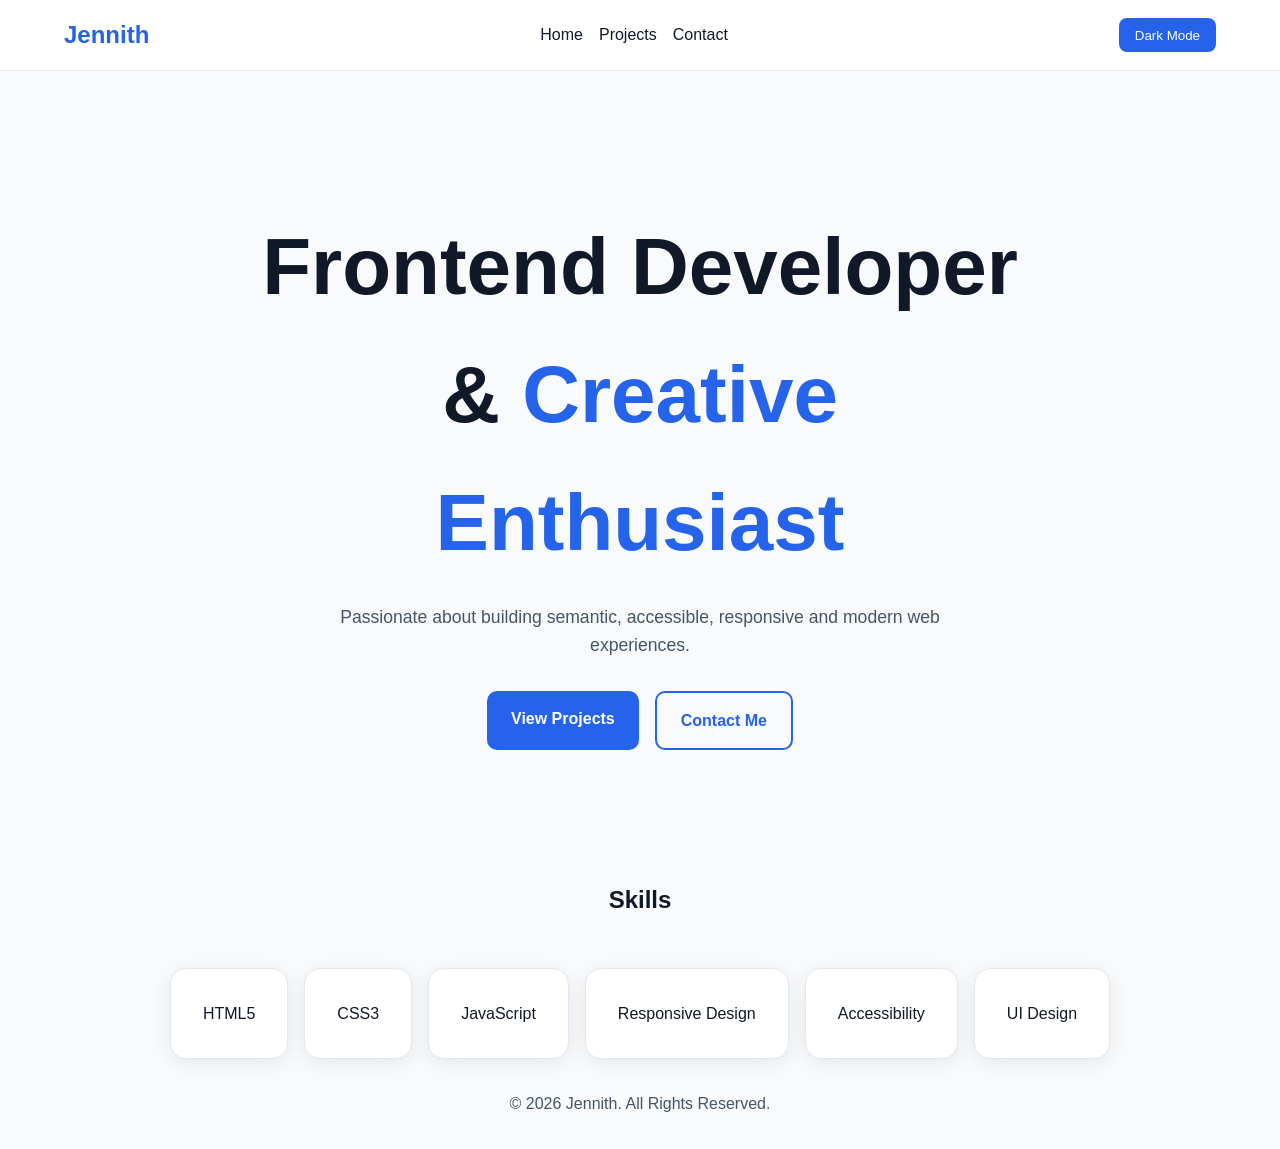
<file: advanced-css-portfolio/index.html>
<!DOCTYPE html>
<html lang="en">
<head>
  <meta charset="UTF-8">
  <meta name="viewport" content="width=device-width, initial-scale=1.0">

  <meta
    name="description"
    content="Jennith's personal portfolio website showcasing projects, skills, and accessibility-focused frontend development."
  >

  <meta
    name="keywords"
    content="portfolio, frontend developer, HTML5, accessibility, web developer"
  >

  <meta name="author" content="Jennith">

  <title>Jennith | Portfolio</title>

  <link rel="stylesheet" href="styles.css">
</head>

<body>

  <header>

    <div class="container navbar">

      <h1 class="logo">Jennith</h1>

      <nav aria-label="Main Navigation">

        <ul class="nav-links">

          <li>
            <a href="index.html">
              Home
            </a>
          </li>

          <li>
            <a href="projects.html">
              Projects
            </a>
          </li>

          <li>
            <a href="contact.html">
              Contact
            </a>
          </li>

        </ul>

      </nav>

      <button class="theme-toggle">
        Dark Mode
      </button>

    </div>

  </header>

  <main id="main-content">
    <section class="hero">
      <div class="container hero-content">
        <h2>
          Frontend Developer &
          <span>Creative Enthusiast</span>
        </h2>
        <p>
          Passionate about building semantic,
          accessible, responsive and modern
          web experiences.
        </p>
        <div class="hero-btns">
          <a href="projects.html" class="btn btn-primary">
            View Projects
          </a>
          <a href="contact.html" class="btn btn-secondary">
            Contact Me
          </a>
        </div>
      </div>
    </section>

    <section>
      <div class="container">

        <h2 class="section-title">
          Skills
        </h2>

        <div class="skills-grid">
          <div class="skill-card">HTML5</div>
          <div class="skill-card">CSS3</div>
          <div class="skill-card">JavaScript</div>
          <div class="skill-card">Responsive Design</div>
          <div class="skill-card">Accessibility</div>
          <div class="skill-card">UI Design</div>
        </div>
      </div>
    </section>
  </main>

  <footer>
    <div class="container">
      <p>© 2026 Jennith. All Rights Reserved.</p>
    </div>
  </footer>

  <script src="script.js"></script>

</body>
</html>
</file>
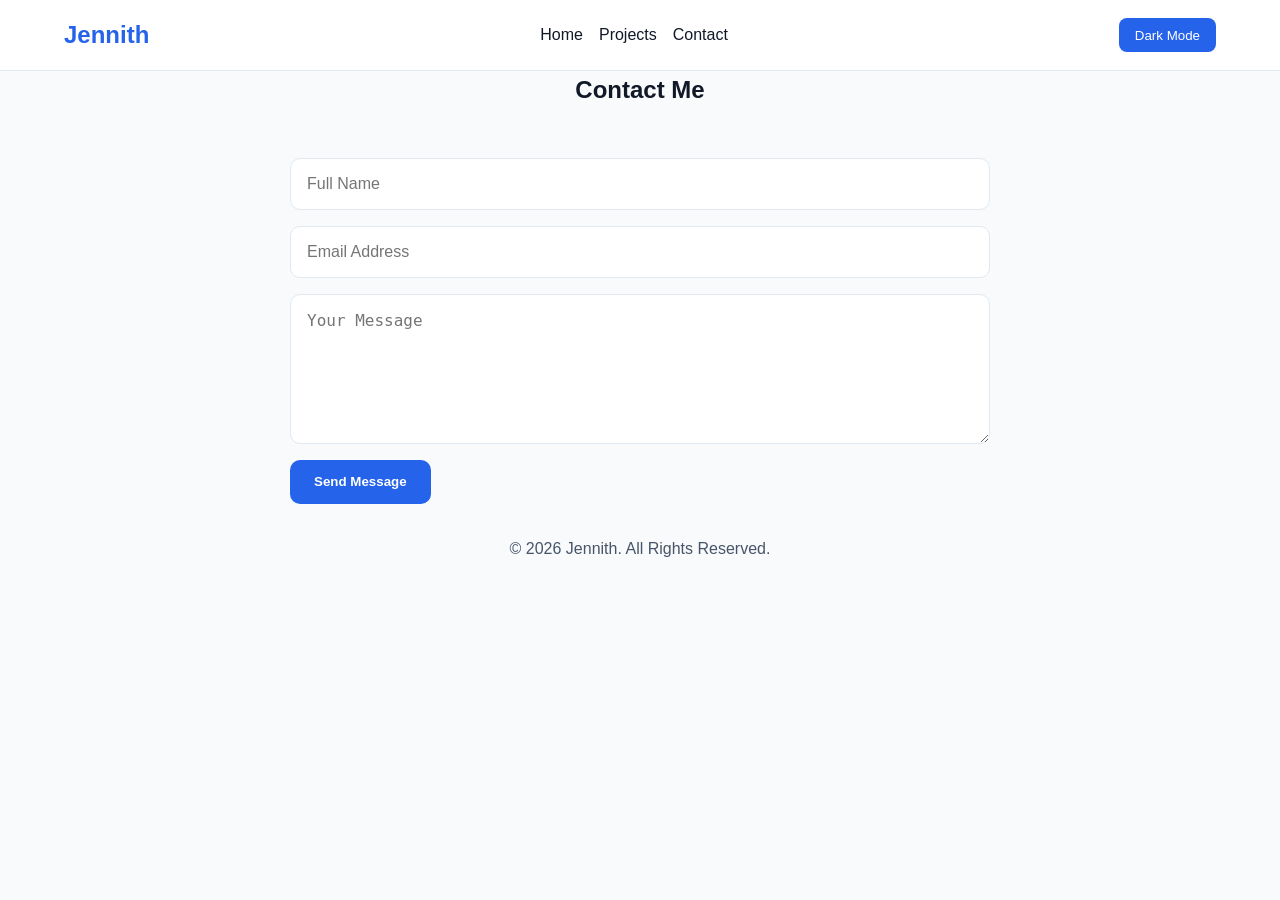
<file: advanced-css-portfolio/contact.html>
<!DOCTYPE html>
<html lang="en">
<head>
  <meta charset="UTF-8">
  <meta name="viewport" content="width=device-width, initial-scale=1.0">

  <meta
    name="description"
    content="Contact Jennith through the portfolio website."
  >

  <title>Contact | Jennith</title>

  <link rel="stylesheet" href="styles.css">
</head>

<body>

  <header>

    <div class="container navbar">

      <h1 class="logo">Jennith</h1>

      <nav aria-label="Main Navigation">

        <ul class="nav-links">

          <li>
            <a href="index.html">
              Home
            </a>
          </li>

          <li>
            <a href="projects.html">
              Projects
            </a>
          </li>

          <li>
            <a href="contact.html">
              Contact
            </a>
          </li>

        </ul>

      </nav>

      <button class="theme-toggle">
        Dark Mode
      </button>

    </div>

  </header>

  <main id="main-content">

    <section>
      <div class="container">

        <h2 class="section-title">
          Contact Me
        </h2>

        <form class="contact-form" aria-label="Contact Form">

          <input
            type="text"
            id="name"
            name="name"
            placeholder="Full Name"
            required
            autocomplete="name"
          >

          <input
            type="email"
            id="email"
            name="email"
            placeholder="Email Address"
            required
            autocomplete="email"
          >

          <textarea
            id="message"
            name="message"
            rows="6"
            placeholder="Your Message"
            required
          ></textarea>

          <button
            type="submit"
            class="btn btn-primary"
          >
            Send Message
          </button>

        </form>

      </div>
    </section>

  </main>

  <footer>
    <div class="container">
      <p>© 2026 Jennith. All Rights Reserved.</p>
    </div>
  </footer>

</body>
</html>
</file>
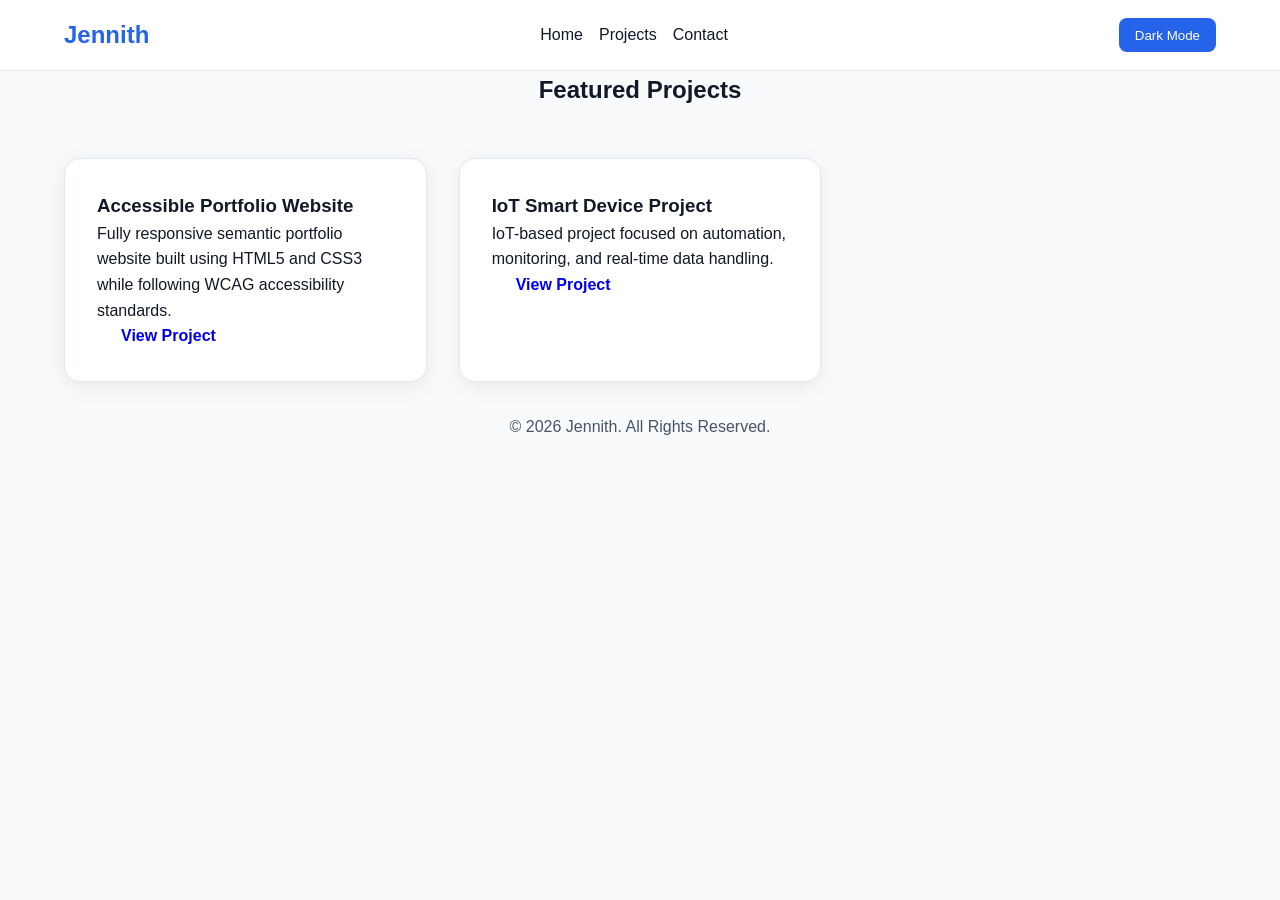
<file: advanced-css-portfolio/projects.html>
<!DOCTYPE html>
<html lang="en">
<head>
  <meta charset="UTF-8">
  <meta name="viewport" content="width=device-width, initial-scale=1.0">

  <meta
    name="description"
    content="Projects created by Jennith."
  >

  <title>Projects | Jennith</title>

  <link rel="stylesheet" href="styles.css">
</head>

<body>

  <header>

    <div class="container navbar">

      <h1 class="logo">Jennith</h1>

      <nav aria-label="Main Navigation">

        <ul class="nav-links">

          <li>
            <a href="index.html">
              Home
            </a>
          </li>

          <li>
            <a href="projects.html">
              Projects
            </a>
          </li>

          <li>
            <a href="contact.html">
              Contact
            </a>
          </li>

        </ul>

      </nav>

      <button class="theme-toggle">
        Dark Mode
      </button>

    </div>

  </header>

  <main id="main-content">

    <section>
      <div class="container">

        <h2 class="section-title">
          Featured Projects
        </h2>

        <div class="projects-grid">

          <article class="project-card">

            <h3>Accessible Portfolio Website</h3>

            <p>
              Fully responsive semantic portfolio website built using
              HTML5 and CSS3 while following WCAG accessibility standards.
            </p>

            <a
              href="https://github.com/jennithk/Portfolio"
              class="btn"
              target="_blank"
              rel="noopener noreferrer"
            >
              View Project
            </a>

          </article>

          <article class="project-card">

            <h3>IoT Smart Device Project</h3>

            <p>
              IoT-based project focused on automation, monitoring,
              and real-time data handling.
            </p>

            <a
              href="https://github.com/jennithk/jsmr_smartbin"
              class="btn"
              target="_blank"
              rel="noopener noreferrer"
            >
              View Project
            </a>

          </article>

        </div>

      </div>
    </section>

  </main>

  <footer>
    <div class="container">
      <p>© 2026 Jennith. All Rights Reserved.</p>
    </div>
  </footer>

</body>
</html>
</file>
<file: advanced-css-portfolio/styles.css>
* {
  margin: 0;
  padding: 0;
  box-sizing: border-box;
}

html {
  scroll-behavior: smooth;
}

:root {
  --bg: #f8fafc;
  --text: #111827;
  --card: #ffffff;
  --primary: #2563eb;
  --secondary: #475569;
  --border: #e2e8f0;
}

body.dark {
  --bg: #0f172a;
  --text: #f8fafc;
  --card: #1e293b;
  --primary: #60a5fa;
  --secondary: #cbd5e1;
  --border: #334155;
}

body {
  font-family: Arial, sans-serif;
  background: var(--bg);
  color: var(--text);
  line-height: 1.6;
  transition: 0.3s ease;
}

.container {
  width: 90%;
  max-width: 1200px;
  margin: auto;
}

header {
  position: sticky;
  top: 0;
  background: var(--card);
  border-bottom: 1px solid var(--border);
  z-index: 1000;
}

.navbar {
  display: flex;
  justify-content: space-between;
  align-items: center;
  padding: 1rem 0;
}

.logo {
  font-size: 1.5rem;
  font-weight: bold;
  color: var(--primary);
}

.nav-links {
  display: flex;
  gap: 1rem;
  list-style: none;
}

.nav-links a {
  text-decoration: none;
  color: var(--text);
  transition: all 0.3s ease;
}

.nav-links a:hover {
  color: var(--primary);
}

.active {
  color: var(--primary);
  font-weight: bold;
}

.theme-toggle {
  padding: 0.6rem 1rem;
  border: none;
  background: var(--primary);
  color: white;
  border-radius: 8px;
  cursor: pointer;
  transition: all 0.3s ease;
}

.theme-toggle:hover {
  transform: scale(1.05);
}

.hero {
  min-height: 90vh;
  display: grid;
  place-items: center;
  text-align: center;
}

.hero-content {
  max-width: 800px;
}

.hero h2 {
  font-size: clamp(2.5rem, 8vw, 5rem);
}

.hero span {
  color: var(--primary);
}

.hero p {
  max-width: 700px;
  margin: 1rem auto;
  color: var(--secondary);
  font-size: 1.1rem;
}

.hero-btns {
  margin-top: 2rem;
  display: flex;
  justify-content: center;
  gap: 1rem;
  flex-wrap: wrap;
}

.btn {
  padding: 0.9rem 1.5rem;
  border-radius: 10px;
  text-decoration: none;
  font-weight: bold;
  transition: all 0.3s ease;
}

.btn:hover {
  transform: translateY(-3px);
}

.btn-primary {
  background: var(--primary);
  color: white;
}

.btn-secondary {
  border: 2px solid var(--primary);
  color: var(--primary);
}

.about,
.skills,
.projects,
.contact {
  padding: 5rem 0;
}

.section-title {
  text-align: center;
  margin-bottom: 3rem;
}

.about-grid,
.projects-grid {
  display: grid;
  gap: 2rem;
}

.about-card,
.project-card,
.skill-card {
  background: var(--card);
  border: 1px solid var(--border);
  border-radius: 16px;
  padding: 2rem;
  transition: all 0.3s ease;
  box-shadow: 0 4px 20px rgba(0, 0, 0, 0.08);
}

.about-card:hover,
.project-card:hover,
.skill-card:hover {
  transform: translateY(-5px);
}

.skills-grid {
  display: flex;
  flex-wrap: wrap;
  gap: 1rem;
  justify-content: center;
}

.project-image img {
  width: 100%;
  border-radius: 12px;
}

.contact-form {
  max-width: 700px;
  margin: auto;
  display: grid;
  gap: 1rem;
}

.contact-form input,
.contact-form textarea {
  width: 100%;
  padding: 1rem;
  border-radius: 10px;
  border: 1px solid var(--border);
  background: var(--card);
  color: var(--text);
  font-size: 1rem;
}

.contact-form textarea {
  resize: vertical;
  min-height: 150px;
}

.contact-form button {
  width: fit-content;
  border: none;
  cursor: pointer;
}

footer {
  text-align: center;
  padding: 2rem 0;
  color: var(--secondary);
}

body.dark .about-card,
body.dark .project-card,
body.dark .skill-card {
  box-shadow: 0 4px 20px rgba(255, 255, 255, 0.05);
}

@media (max-width: 768px) {

  .navbar {
    flex-direction: column;
    gap: 1rem;
  }

  .nav-links {
    flex-wrap: wrap;
    justify-content: center;
  }

  .hero {
    min-height: 75vh;
    padding: 2rem 0;
  }

}

@media (min-width: 768px) {

  .about-grid {
    grid-template-columns: repeat(2, 1fr);
  }

  .projects-grid {
    grid-template-columns: repeat(2, 1fr);
  }

}

@media (min-width: 1024px) {

  .hero {
    text-align: center;
  }

  .projects-grid {
    grid-template-columns: repeat(3, 1fr);
  }

}
</file>
